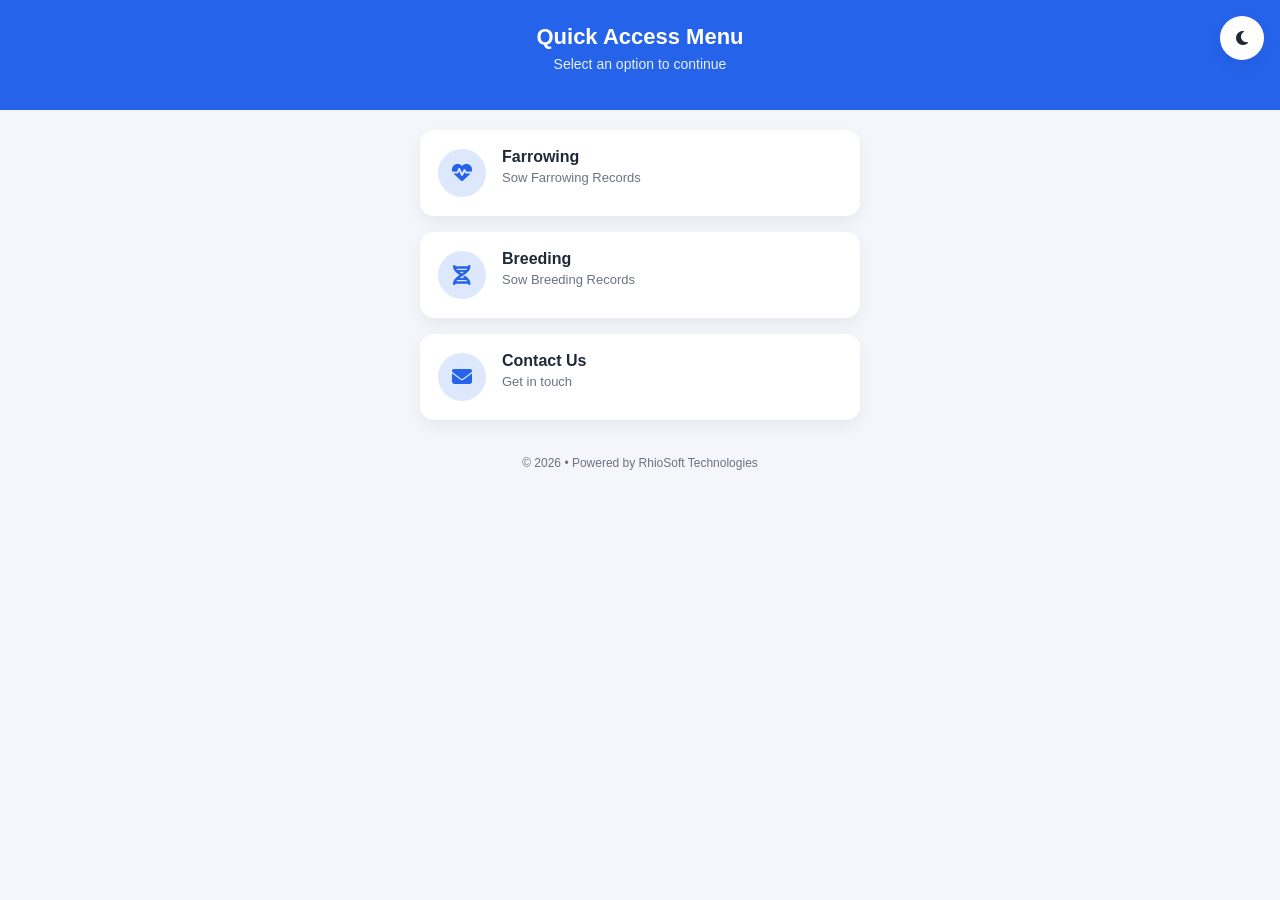
<file: quickmenu/PiggeryApps/index.html>
<!DOCTYPE html>
<html lang="en">
<head>
<meta charset="UTF-8">
<meta name="viewport" content="width=device-width, initial-scale=1.0">
<title>Quick Menu</title>

<!-- Font Awesome -->
<link rel="stylesheet" href="https://cdnjs.cloudflare.com/ajax/libs/font-awesome/6.5.1/css/all.min.css">

<style>
:root {
  --primary: #2563eb;
  --bg: #f4f6fb;
  --card: #ffffff;
  --text: #1f2937;
  --muted: #6b7280;
  --radius: 14px;
  --shadow: rgba(0,0,0,0.06);
}

/* Dark Mode */
body.dark {
  --bg: #0f172a;
  --card: #1e293b;
  --text: #e5e7eb;
  --muted: #94a3b8;
  --shadow: rgba(0,0,0,0.4);
}

* {
  box-sizing: border-box;
  font-family: 'Segoe UI', sans-serif;
  transition: background 0.3s, color 0.3s;
}

body {
  margin: 0;
  background: var(--bg);
  color: var(--text);
}

/* Header */
header {
  background: var(--primary);
  color: #fff;
  padding: 24px;
  text-align: center;
}

header h1 {
  margin: 0;
  font-size: 22px;
}

header p {
  margin-top: 6px;
  font-size: 14px;
  opacity: 0.9;
}

/* Theme Toggle */
.toggle {
  position: fixed;
  top: 16px;
  right: 16px;
  width: 44px;
  height: 44px;
  border-radius: 50%;
  background: var(--card);
  color: var(--text);
  display: flex;
  align-items: center;
  justify-content: center;
  cursor: pointer;
  box-shadow: 0 6px 16px var(--shadow);
  z-index: 100;
}

/* Container */
.container {
  max-width: 480px;
  margin: auto;
  padding: 20px;
}

/* Menu */
.menu {
  display: grid;
  gap: 16px;
}

.card {
  background: var(--card);
  border-radius: var(--radius);
  padding: 18px;
  display: flex;
  align-items: center;
  gap: 16px;
  cursor: pointer;
  box-shadow: 0 6px 16px var(--shadow);
}

.card:hover {
  transform: translateY(-4px);
}

.icon {
  width: 48px;
  height: 48px;
  border-radius: 50%;
  background: rgba(37,99,235,0.15);
  color: var(--primary);
  display: flex;
  align-items: center;
  justify-content: center;
  font-size: 20px;
}

.card h3 {
  margin: 0;
  font-size: 16px;
}

.card p {
  margin-top: 4px;
  font-size: 13px;
  color: var(--muted);
}

/* Footer */
footer {
  text-align: center;
  font-size: 12px;
  color: var(--muted);
  padding: 16px;
}
</style>
</head>

<body>

<!-- Dark Mode Toggle -->
<div class="toggle" onclick="toggleTheme()">
  <i class="fas fa-moon" id="themeIcon"></i>
</div>

<header>
  <h1>Quick Access Menu</h1>
  <p>Select an option to continue</p>
</header>

<div class="container">
  <div class="menu">

    <div style="display:none;" class="card" onclick="goTo('https://example.com/profile')">
      <div class="icon"><i class="fas fa-user"></i></div>
      <div>
        <h3>Profile</h3>
        <p>View personal information</p>
      </div>
    </div>

    <div class="card" onclick="goTo('https://rcode143.github.io/rhiosofttechnologies/FarrowingRecords.html')">
      <div class="icon"><i class="fas fa-heartbeat"></i></div>
      <div>
        <h3>Farrowing</h3>
        <p>Sow Farrowing Records</p>
      </div>
    </div>

    <div  class="card" onclick="goTo('https://rcode143.github.io/rhiosofttechnologies/BreedingRecord.html')">
      <div class="icon"> <i class="fas fa-dna"></i></div>
      <div>
        <h3>Breeding</h3>
        <p>Sow Breeding Records</p>
      </div>
    </div>

    <div class="card" onclick="goTo('https://example.com/contact')">
      <div class="icon"><i class="fas fa-envelope"></i></div>
      <div>
        <h3>Contact Us</h3>
        <p>Get in touch</p>
      </div>
    </div>

  </div>
</div>

<footer>
  © 2026 • Powered by RhioSoft Technologies
</footer>

<script>
const themeIcon = document.getElementById('themeIcon');
const systemTheme = window.matchMedia('(prefers-color-scheme: dark)');

function applyTheme(theme) {
  document.body.classList.toggle('dark', theme === 'dark');
  themeIcon.className = theme === 'dark'
    ? 'fas fa-sun'
    : 'fas fa-moon';
}

function toggleTheme() {
  const isDark = document.body.classList.contains('dark');
  const newTheme = isDark ? 'light' : 'dark';
  localStorage.setItem('theme', newTheme);
  applyTheme(newTheme);
}

function goTo(url) {
  window.location.href = url;
}

/* Initial Load */
const savedTheme = localStorage.getItem('theme');

if (savedTheme) {
  applyTheme(savedTheme);
} else {
  applyTheme(systemTheme.matches ? 'dark' : 'light');
}

/* Listen to system theme change (no manual override) */
systemTheme.addEventListener('change', e => {
  if (!localStorage.getItem('theme')) {
    applyTheme(e.matches ? 'dark' : 'light');
  }
});
</script>

</body>
</html>
</file>
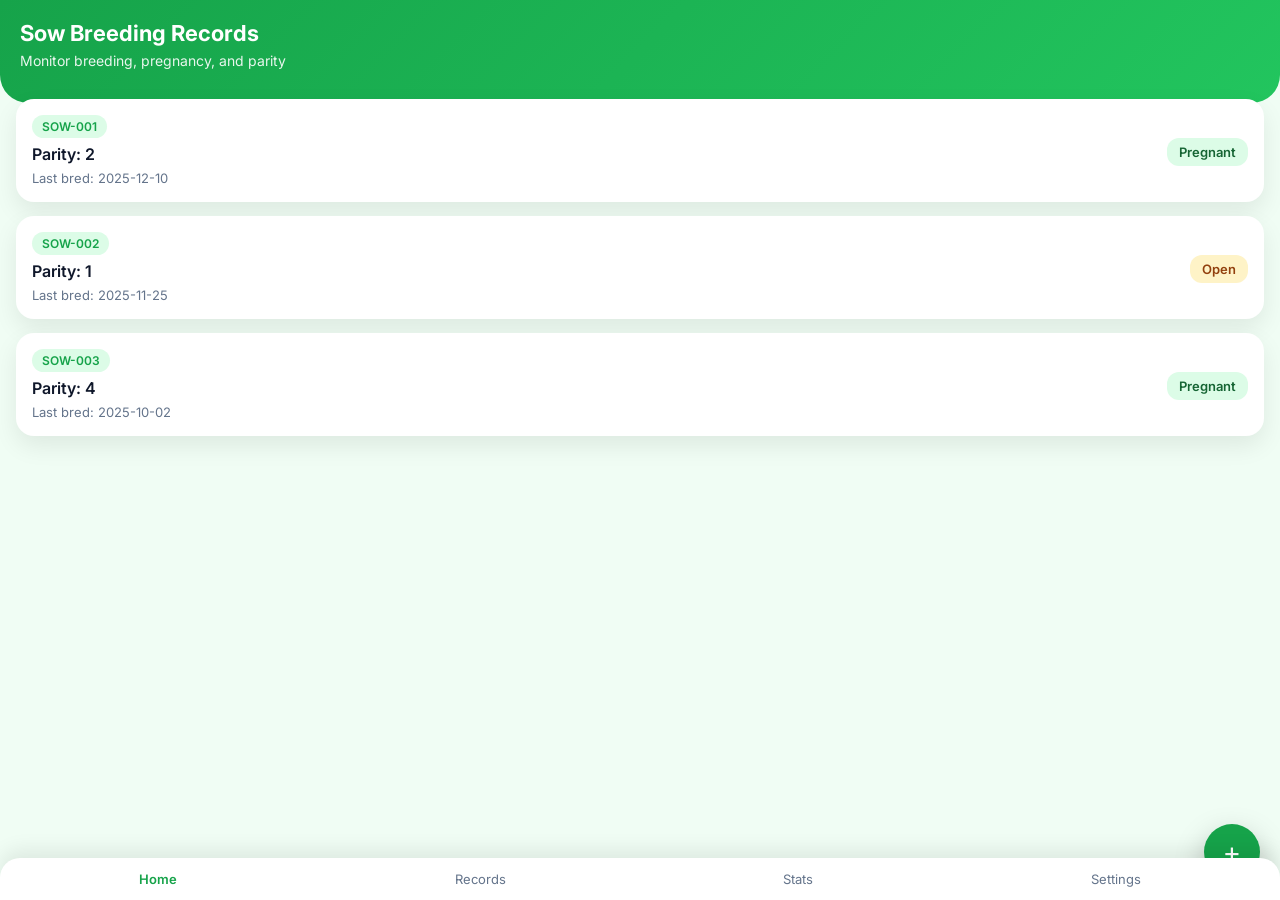
<file: quickmenu/PiggeryApps/menu.html>
<!DOCTYPE html>
<html lang="en">
<head>
  <meta charset="UTF-8" />
  <meta name="viewport" content="width=device-width, initial-scale=1.0" />
  <title>Sow Breeding Records</title>

  <!-- Google Font -->
  <link href="https://fonts.googleapis.com/css2?family=Inter:wght@400;500;600;700&display=swap" rel="stylesheet">

  <style>
    :root {
      --primary: #16a34a;
      --secondary: #22c55e;
      --bg: #f0fdf4;
      --card: #ffffff;
      --text: #0f172a;
      --muted: #64748b;
      --radius: 18px;
      --shadow: 0 10px 25px rgba(0,0,0,0.08);
    }

    * {
      box-sizing: border-box;
      font-family: 'Inter', sans-serif;
    }

    body {
      margin: 0;
      background: var(--bg);
      color: var(--text);
    }

    /* Header */
    .header {
      padding: 20px;
      background: linear-gradient(135deg, var(--primary), var(--secondary));
      color: #fff;
      border-bottom-left-radius: 28px;
      border-bottom-right-radius: 28px;
    }

    .header h1 {
      margin: 0;
      font-size: 22px;
      font-weight: 700;
    }

    .header p {
      margin-top: 6px;
      font-size: 14px;
      opacity: 0.9;
    }

    /* Container */
    .container {
      padding: 16px;
      margin-top: -20px;
    }

    /* Cards */
    .card {
      background: var(--card);
      border-radius: var(--radius);
      padding: 16px;
      margin-bottom: 14px;
      box-shadow: var(--shadow);
      display: flex;
      justify-content: space-between;
      align-items: center;
    }

    .card-left {
      display: flex;
      flex-direction: column;
      gap: 6px;
    }

    .tag {
      display: inline-block;
      background: #dcfce7;
      color: var(--primary);
      font-size: 12px;
      font-weight: 600;
      padding: 4px 10px;
      border-radius: 999px;
      width: fit-content;
    }

    .card h3 {
      margin: 0;
      font-size: 16px;
      font-weight: 600;
    }

    .card small {
      color: var(--muted);
      font-size: 13px;
    }

    .card-right {
      text-align: right;
    }

    .status {
      font-size: 13px;
      font-weight: 600;
      padding: 6px 12px;
      border-radius: 12px;
    }

    .pregnant {
      background: #dcfce7;
      color: #166534;
    }

    .open {
      background: #fef3c7;
      color: #92400e;
    }

    /* Floating Button */
    .fab {
      position: fixed;
      bottom: 20px;
      right: 20px;
      background: var(--primary);
      color: #fff;
      width: 56px;
      height: 56px;
      border-radius: 50%;
      display: flex;
      align-items: center;
      justify-content: center;
      font-size: 28px;
      box-shadow: 0 12px 30px rgba(0,0,0,0.25);
      cursor: pointer;
    }

    /* Bottom Nav */
    .bottom-nav {
      position: fixed;
      bottom: 0;
      left: 0;
      right: 0;
      background: #fff;
      border-top-left-radius: 20px;
      border-top-right-radius: 20px;
      box-shadow: 0 -8px 20px rgba(0,0,0,0.08);
      display: flex;
      justify-content: space-around;
      padding: 12px 0;
    }

    .bottom-nav button {
      background: none;
      border: none;
      font-size: 13px;
      color: var(--muted);
      display: flex;
      flex-direction: column;
      align-items: center;
      gap: 4px;
      cursor: pointer;
    }

    .bottom-nav button.active {
      color: var(--primary);
      font-weight: 600;
    }

    /* Spacer for bottom nav */
    .spacer {
      height: 90px;
    }
  </style>
</head>
<body>

  <!-- Header -->
  <div class="header">
    <h1>Sow Breeding Records</h1>
    <p>Monitor breeding, pregnancy, and parity</p>
  </div>

  <!-- Content -->
  <div class="container" id="cardList"></div>

  <div class="spacer"></div>

  <!-- Floating Action Button -->
  <div class="fab" onclick="addRecord()">+</div>

  <!-- Bottom Navigation -->
  <div class="bottom-nav">
    <button class="active">Home</button>
    <button>Records</button>
    <button>Stats</button>
    <button>Settings</button>
  </div>

  <script>
    const records = [
      { id: 'SOW-001', parity: 2, date: '2025-12-10', status: 'Pregnant' },
      { id: 'SOW-002', parity: 1, date: '2025-11-25', status: 'Open' },
      { id: 'SOW-003', parity: 4, date: '2025-10-02', status: 'Pregnant' }
    ];

    const cardList = document.getElementById('cardList');

    function renderCards() {
      cardList.innerHTML = '';
      records.forEach(r => {
        const card = document.createElement('div');
        card.className = 'card';

        card.innerHTML = `
          <div class="card-left">
            <span class="tag">${r.id}</span>
            <h3>Parity: ${r.parity}</h3>
            <small>Last bred: ${r.date}</small>
          </div>
          <div class="card-right">
            <span class="status ${r.status === 'Pregnant' ? 'pregnant' : 'open'}">${r.status}</span>
          </div>
        `;

        cardList.appendChild(card);
      });
    }

    function addRecord() {
      alert('Add new sow record (connect to form)');
    }

    renderCards();
  </script>

</body>
</html>
</file>
